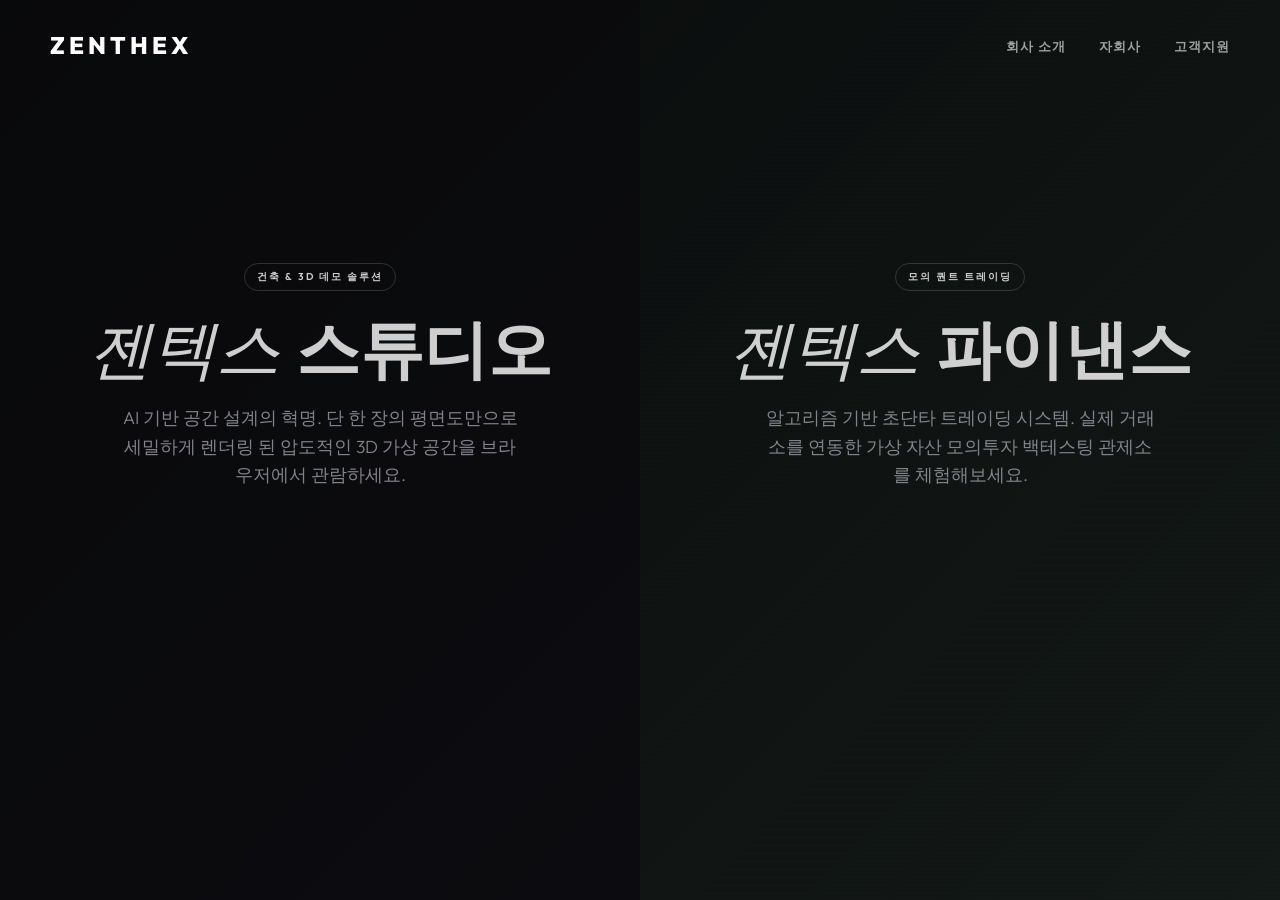
<file: index.html>
<!DOCTYPE html>
<html lang="ko">
<head>
    <meta charset="UTF-8">
    <meta name="viewport" content="width=device-width, initial-scale=1.0">
    <title>Zenthex Group | 젠텍스 홀딩스</title>
    <style>
        /* Import premium fonts */
        @import url('https://fonts.googleapis.com/css2?family=Outfit:wght@300;400;600;800&family=Playfair+Display:ital,wght@0,400;0,700;1,400&display=swap');

        body, html {
            margin: 0; padding: 0; width: 100%; height: 100%;
            font-family: 'Outfit', sans-serif; background-color: #050505; color: #fff;
            overflow: hidden;
        }

        .container {
            display: flex; width: 100vw; height: 100vh; position: relative;
        }

        /* Nav Bar inside Portal */
        .corporate-nav {
            position: absolute; top: 0; width: 100%; padding: 30px 50px;
            display: flex; justify-content: space-between; align-items: center;
            z-index: 100; box-sizing: border-box; pointer-events: none;
        }
        .logo { font-size: 24px; font-weight: 800; letter-spacing: 4px; pointer-events: auto; }
        .nav-links a {
            color: rgba(255,255,255,0.6); text-decoration: none; margin-left: 30px;
            font-size: 13px; font-weight: 600; text-transform: uppercase; letter-spacing: 1px;
            transition: color 0.3s; pointer-events: auto;
        }
        .nav-links a:hover { color: #fff; }

        /* Split Screen Modules */
        .split {
            flex: 1; position: relative; overflow: hidden; transition: all 0.7s cubic-bezier(0.16, 1, 0.3, 1);
            display: flex; align-items: center; justify-content: center;
            cursor: pointer;
        }

        .split::before { /* Animated scanline overlay */
            content: ''; position: absolute; inset: 0; z-index: 2;
            background: linear-gradient(to bottom, transparent 50%, rgba(0,0,0,0.1) 51%);
            background-size: 100% 4px; pointer-events: none; opacity: 0.3;
        }

        .bg-overlay {
            position: absolute; inset: 0; background-size: cover; background-position: center;
            filter: grayscale(80%) brightness(0.4);
            transition: all 1s cubic-bezier(0.16, 1, 0.3, 1); transform: scale(1.05);
            z-index: 0;
        }

        /* Background Graphics (Procedural CSS Gradients instead of broken images) */
        .left-side .bg-overlay {
            background: linear-gradient(135deg, #0f172a 0%, #1e1b4b 100%);
        }
        
        .right-side .bg-overlay {
            background: linear-gradient(135deg, #022c22 0%, #064e3b 100%);
        }

        .content {
            position: relative; z-index: 10; text-align: center; padding: 40px;
            opacity: 0.8; transition: all 0.5s ease;
        }

        .badge {
            display: inline-block; padding: 6px 12px; border: 1px solid rgba(255,255,255,0.2);
            border-radius: 50px; font-size: 10px; font-weight: 600; letter-spacing: 2px; text-transform: uppercase;
            margin-bottom: 20px; backdrop-filter: blur(10px);
        }

        h1 {
            font-family: 'Playfair Display', serif; font-size: 4rem; margin: 0 0 20px 0;
            line-height: 1.1; font-weight: 400; font-style: italic;
        }

        h1 span {
            font-family: 'Outfit', sans-serif; font-weight: 800; font-style: normal;
        }

        p {
            font-size: 1.1rem; line-height: 1.6; color: #a1a1aa; max-width: 400px;
            margin: 0 auto 30px auto; font-weight: 300;
        }

        .features {
            display: flex; gap: 15px; justify-content: center; margin-bottom: 40px;
            opacity: 0; transform: translateY(20px); transition: all 0.5s ease;
        }

        .features span {
            font-size: 11px; padding: 5px 0; border-bottom: 1px solid rgba(255,255,255,0.2);
            color: #d4d4d8; font-weight: 600; letter-spacing: 1px;
        }

        .btn {
            display: inline-block; padding: 15px 40px; border-radius: 30px; text-decoration: none;
            font-weight: 600; font-size: 13px; letter-spacing: 2px; text-transform: uppercase;
            transition: all 0.3s; position: relative; overflow: hidden;
            opacity: 0; transform: translateY(20px); pointer-events: none;
        }

        .btn-studio { background-color: #fff; color: #000; }
        .btn-studio:hover { background-color: #f4f4f5; box-shadow: 0 10px 30px rgba(255,255,255,0.2); }
        
        .btn-finance { background-color: #00ffcc; color: #000; }
        .btn-finance:hover { box-shadow: 0 10px 30px rgba(0,255,204,0.3); }

        /* Hover Interactions */
        .split:hover { flex: 1.5; }
        .split:hover .bg-overlay { filter: grayscale(0%) brightness(0.7); transform: scale(1); }
        .split:hover .content { opacity: 1; transform: translateY(-10px); }
        .split:hover .features { opacity: 1; transform: translateY(0); transition-delay: 0.1s; }
        .split:hover .btn { opacity: 1; transform: translateY(0); transition-delay: 0.2s; pointer-events: auto; }

        /* Mobile Adjustment */
        @media (max-width: 768px) {
            .container { flex-direction: column; }
            h1 { font-size: 2.5rem; }
            .split { flex: 1 !important; }
            .btn, .features { opacity: 1; transform: translateY(0); pointer-events: auto; }
        }
    </style>
</head>
<body>
    <div class="corporate-nav">
        <div class="logo">ZENTHEX</div>
        <div class="nav-links">
            <a href="#">회사 소개</a>
            <a href="#">자회사</a>
            <a href="#">고객지원</a>
        </div>
    </div>

    <div class="container">
        <!-- Left Side: Zenthex Studio -->
        <div class="split left-side">
            <div class="bg-overlay"></div>
            <div class="content">
                <div class="badge">건축 & 3D 데모 솔루션</div>
                <h1>젠텍스 <span>스튜디오</span></h1>
                <p>AI 기반 공간 설계의 혁명. 단 한 장의 평면도만으로 세밀하게 렌더링 된 압도적인 3D 가상 공간을 브라우저에서 관람하세요.</p>
                <div class="features">
                    <span>브라우저 3D 렌더링</span>
                    <span>나노 바나나 감성</span>
                </div>
                <!-- 깃허브 배포용 상대경로 연결 -->
                <a href="studio.html" class="btn btn-studio">스튜디오 갤러리 입장</a>
            </div>
        </div>

        <!-- Right Side: Zenthex Finance -->
        <div class="split right-side">
            <div class="bg-overlay"></div>
            <div class="content">
                <div class="badge">모의 퀀트 트레이딩</div>
                <h1>젠텍스 <span>파이낸스</span></h1>
                <p>알고리즘 기반 초단타 트레이딩 시스템. 실제 거래소를 연동한 가상 자산 모의투자 백테스팅 관제소를 체험해보세요.</p>
                <div class="features">
                    <span>실시간 업비트 시세 연동</span>
                    <span>JS 자동매매 시뮬레이션</span>
                </div>
                <!-- 깃허브 배포용 상대경로 연결 -->
                <a href="finance.html" class="btn btn-finance">모의 터미널 가동</a>
            </div>
        </div>
    </div>
</body>
</html>
</file>
